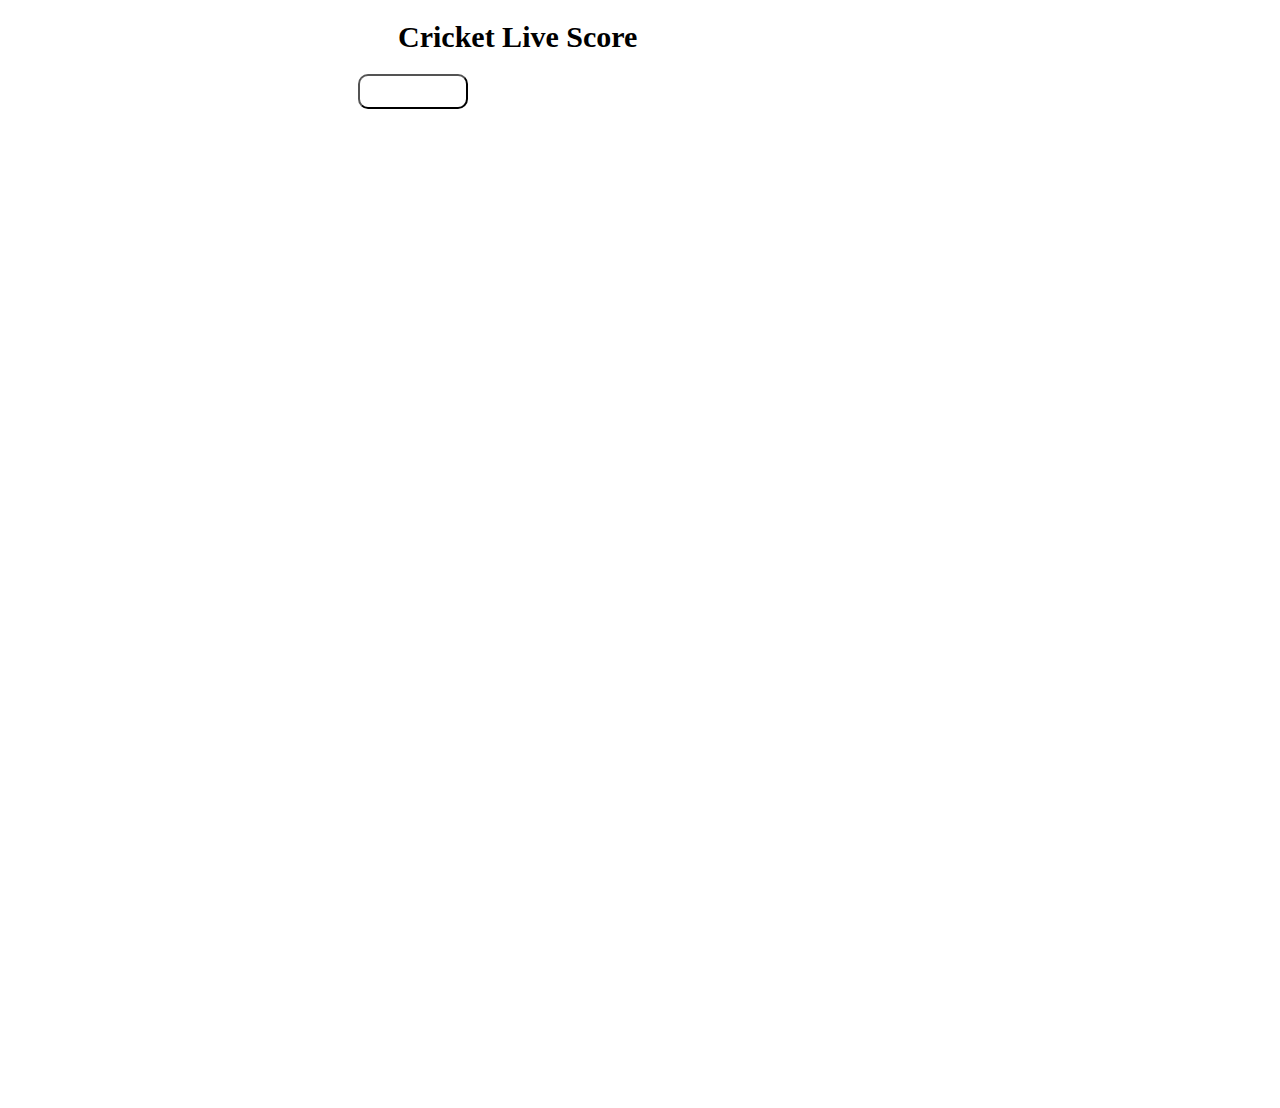
<file: index.html>
<!DOCTYPE html>
<html>

<head>
    <link rel="stylesheet" href="https://cdn.jsdelivr.net/npm/bootstrap@4.5.3/dist/css/bootstrap.min.css" integrity="sha384-TX8t27EcRE3e/ihU7zmQxVncDAy5uIKz4rEkgIXeMed4M0jlfIDPvg6uqKI2xXr2" crossorigin="anonymous">
    <script src="https://code.jquery.com/jquery-3.5.1.slim.min.js" integrity="sha384-DfXdz2htPH0lsSSs5nCTpuj/zy4C+OGpamoFVy38MVBnE+IbbVYUew+OrCXaRkfj" crossorigin="anonymous"></script>
    <script src="https://cdn.jsdelivr.net/npm/bootstrap@4.5.3/dist/js/bootstrap.bundle.min.js" integrity="sha384-ho+j7jyWK8fNQe+A12Hb8AhRq26LrZ/JpcUGGOn+Y7RsweNrtN/tE3MoK7ZeZDyx" crossorigin="anonymous"></script>
    <script src="https://code.jquery.com/jquery-3.5.1.slim.min.js" integrity="sha384-DfXdz2htPH0lsSSs5nCTpuj/zy4C+OGpamoFVy38MVBnE+IbbVYUew+OrCXaRkfj" crossorigin="anonymous"></script>
    <script src="https://cdn.jsdelivr.net/npm/bootstrap@4.5.3/dist/js/bootstrap.bundle.min.js" integrity="sha384-ho+j7jyWK8fNQe+A12Hb8AhRq26LrZ/JpcUGGOn+Y7RsweNrtN/tE3MoK7ZeZDyx" crossorigin="anonymous"></script>
    <link rel="stylesheet" href="ScoreStyle.css">
</head>

<body>
    <div class="background-interface-img d-flex flex-column justify-content-end">
        <div class=" pp text-center ">
            <h1 class="interface-heading">
                Cricket Live Score
            </h1>
            <a href="Score.html">
                <button  id="score" class="landing-page-button">
                    View Score
                </button>
            </a>
            

        </div>
    </div>
</body>

</html>
</file>
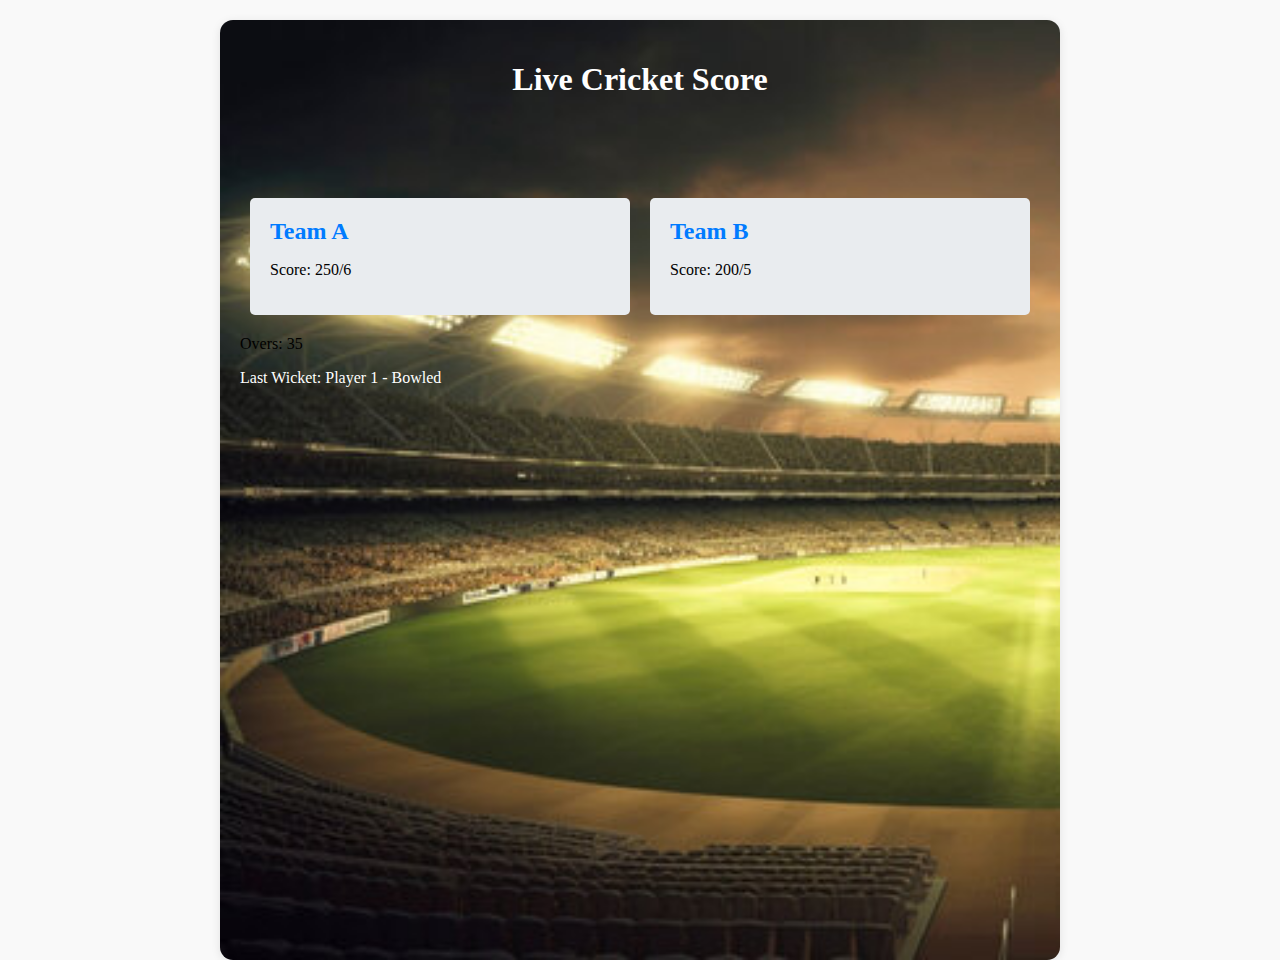
<file: Score.html>
<!DOCTYPE html>
<html lang="en">
<head>
    <meta charset="UTF-8">
    <meta name="viewport" content="width=device-width, initial-scale=1.0">
    <title>Live Cricket Score</title>
    <link rel="stylesheet" href="style.css">
    <link rel="stylesheet" href="ScoreStyle.css">
    <link rel="stylesheet" href="https://cdn.jsdelivr.net/npm/bootstrap@4.5.3/dist/css/bootstrap.min.css" integrity="sha384-TX8t27EcRE3e/ihU7zmQxVncDAy5uIKz4rEkgIXeMed4M0jlfIDPvg6uqKI2xXr2" crossorigin="anonymous">
    <script src="https://code.jquery.com/jquery-3.5.1.slim.min.js" integrity="sha384-DfXdz2htPH0lsSSs5nCTpuj/zy4C+OGpamoFVy38MVBnE+IbbVYUew+OrCXaRkfj" crossorigin="anonymous"></script>
    <script src="https://cdn.jsdelivr.net/npm/bootstrap@4.5.3/dist/js/bootstrap.bundle.min.js" integrity="sha384-ho+j7jyWK8fNQe+A12Hb8AhRq26LrZ/JpcUGGOn+Y7RsweNrtN/tE3MoK7ZeZDyx" crossorigin="anonymous"></script>
    <script src="https://code.jquery.com/jquery-3.5.1.slim.min.js" integrity="sha384-DfXdz2htPH0lsSSs5nCTpuj/zy4C+OGpamoFVy38MVBnE+IbbVYUew+OrCXaRkfj" crossorigin="anonymous"></script>
    <script src="https://cdn.jsdelivr.net/npm/bootstrap@4.5.3/dist/js/bootstrap.bundle.min.js" integrity="sha384-ho+j7jyWK8fNQe+A12Hb8AhRq26LrZ/JpcUGGOn+Y7RsweNrtN/tE3MoK7ZeZDyx" crossorigin="anonymous"></script>
</head>
<body>
    <div class="container">
        <header>
            <h1 style="font-family:cursive;color: #fff;">Live Cricket Score</h1>
        </header>
        <main>
            <div class="scoreboard">
                <div class="team">
                    <h2  id="team1Name" style="font-family:cursive;">Team A</h2>
                    <p id="score1St" style="font-family:cursive;"\>Score: 250/6</p>
                    <p id="overs1st"></p>
                </div>
                <div class="team">
                    <h2 id="team2Name" style="font-family:cursive;">Team B</h2>
                    <p id="score2nd" style="font-family:cursive;">Score: 200/5</p>
                    <p id="overs2nd"></p>
                </div>
                
            </div>
            <div id="status" class="p-3 text-center">
                <p style="font-family:cursive;" >Overs: 35</p>
                <p style="font-family:cursive;color: #fff;" class="text-center">Last Wicket: Player 1 - Bowled</p>
            </div>
        </main>
    </div>
    <script src="app.js"></script>
    <script src="script.js"></script>
</body>
</html>
</file>
<file: ScoreStyle.css>
@import url('https://fonts.googleapis.com/css2?family=Bree+Serif&family=Caveat:wght@400;700&family=Lobster&family=Monoton&family=Open+Sans:ital,wght@0,400;0,700;1,400;1,700&family=Playfair+Display+SC:ital,wght@0,400;0,700;1,700&family=Playfair+Display:ital,wght@0,400;0,700;1,700&family=Roboto:ital,wght@0,400;0,700;1,400;1,700&family=Source+Sans+Pro:ital,wght@0,400;0,700;1,700&family=Work+Sans:ital,wght@0,400;0,700;1,700&display=swap');

.background-interface-img {
    background-image: url("https://img.freepik.com/premium-photo/cricket-player-illustration-ai-generated-image_316488-7429.jpg?w=2000");
    background-size: cover;
    height: 120vh;
}

.interface-heading {
    color: black;
    font-family: cursive;
    font-size: 30px;
    font-weight: bold;
    margin-left: 40px;
}

.pp {
    margin-bottom: 190px;
    margin-left: 350px;
}

.landing-page-button {
    color: #ffffff;
    height: 35px;
    width: 110px;
    border-radius: 10px;
    border-width: 2px;
    font-weight: bold;
    border-color: black;
    background-color: transparent;
}
</file>
<file: style.css>
@import url('https://fonts.googleapis.com/css2?family=Bree+Serif&family=Caveat:wght@400;700&family=Lobster&family=Monoton&family=Open+Sans:ital,wght@0,400;0,700;1,400;1,700&family=Playfair+Display+SC:ital,wght@0,400;0,700;1,700&family=Playfair+Display:ital,wght@0,400;0,700;1,700&family=Roboto:ital,wght@0,400;0,700;1,400;1,700&family=Source+Sans+Pro:ital,wght@0,400;0,700;1,700&family=Work+Sans:ital,wght@0,400;0,700;1,700&display=swap');
*{
    font-family:cursive;
}
body {
    font-family: Arial, sans-serif;
    background-color: #f9f9f9;
    margin: 0;
    padding: 20px;
    height:100vh;
    
    
}

.container {
    max-width: 800px;
    margin: auto;
    background: #fff;
    padding: 20px;
    box-shadow: 0 2px 10px rgba(0, 0, 0, 0.1);
    background-image:linear-gradient(to bottom right,orange,yellow);
    height:100vh;
    background-image: url(cricket\ stadium.jpg);
    background-size: cover;
    border-radius: 13px;
    
}

header {
    text-align: center;
    margin-bottom: 20px;
}

h1 {
    color: #333;
}

.scoreboard {
    display: flex;
    justify-content: space-between;
    margin-bottom: 20px;
    margin-top:100px;
    
}

.team {
    background: #e9ecef;
    padding: 20px;
    border-radius: 5px;
    flex: 1;
    margin: 0 10px;
}

.team h2 {
    margin: 0 0 10px;
    color: #007bff;
}

.score {
    font-size: 1.5em;
    color: #dc3545;
}

.status {
    text-align: center;
    font-size: 1.2em;
    color: #fff;
}

footer {
    text-align: center;
    margin-top: 20px;
    font-size: 0.8em;
    color: #666;
}
</file>
